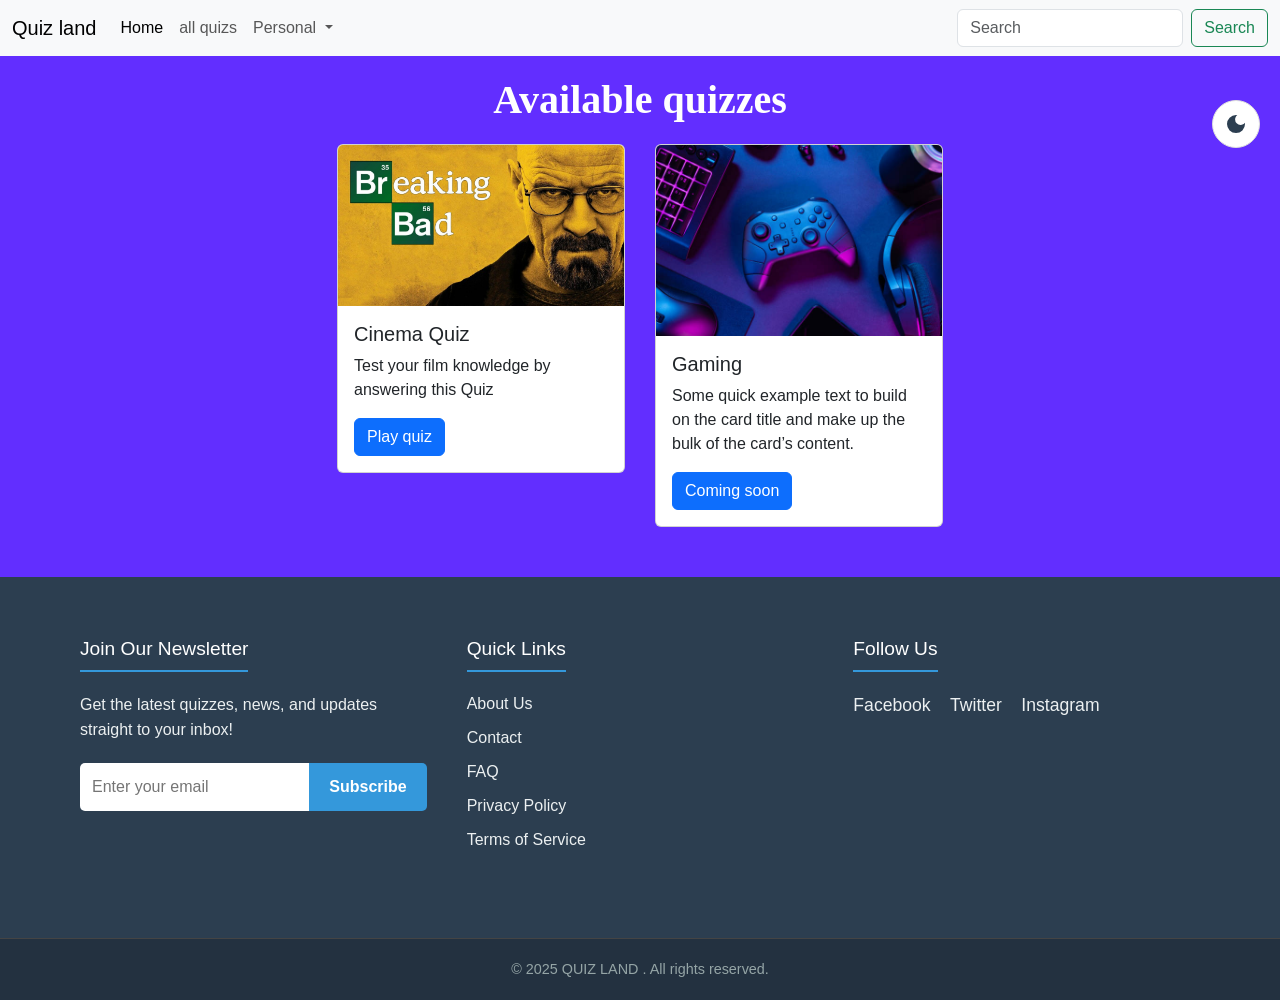
<file: index.html>
<!DOCTYPE html>
<html lang="en">

<head>
  <meta charset="UTF-8">
  <meta name="viewport" content="width=device-width, initial-scale=1.0">
  <title>Quiz</title>
  <link href="https://cdn.jsdelivr.net/npm/bootstrap@5.3.8/dist/css/bootstrap.min.css" rel="stylesheet"
    integrity="sha384-sRIl4kxILFvY47J16cr9ZwB07vP4J8+LH7qKQnuqkuIAvNWLzeN8tE5YBujZqJLB" crossorigin="anonymous">
  <link rel="stylesheet" href="style.css">
</head>
<header>
  <nav class="navbar navbar-expand-lg bg-body-tertiary" style="background-color: #e3f2fd;" data-bs-theme="light">
    <div class="container-fluid">
      <a class="navbar-brand" href="#">Quiz land</a>
      <button class="navbar-toggler" type="button" data-bs-toggle="collapse" data-bs-target="#navbarScroll"
        aria-controls="navbarScroll" aria-expanded="false" aria-label="Toggle navigation">
        <span class="navbar-toggler-icon"></span>
      </button>
      <div class="collapse navbar-collapse" id="navbarScroll">
        <ul class="navbar-nav me-auto my-2 my-lg-0 navbar-nav-scroll" style="--bs-scroll-height: 100px;">
          <li class="nav-item">
            <a class="nav-link active" aria-current="page" href="#">Home</a>
          </li>
          <li class="nav-item">
            <a class="nav-link" href="#">all quizs</a>
          </li>
          <li class="nav-item dropdown">
            <a class="nav-link dropdown-toggle" href="#" role="button" data-bs-toggle="dropdown" aria-expanded="false">
              Personal
            </a>
            <ul class="dropdown-menu">
              <li><a class="dropdown-item" href="#">Progress</a></li>
              <li><a class="dropdown-item" href="#">History</a></li>
              <li>
                <hr class="dropdown-divider">
              </li>
              <li><a class="dropdown-item" href="#">My quizzes</a></li>
            </ul>
          </li>
        </ul>
        <form class="d-flex" role="search">
          <input class="form-control me-2" type="search" placeholder="Search" aria-label="Search" />
          <button class="btn btn-outline-success" type="submit">Search</button>
        </form>
      </div>
    </div>
  </nav>
  <button id="theme-switch">
      <svg class="moon-icon" xmlns="http://www.w3.org/2000/svg" height="24px" viewBox="0 -960 960 960" width="24px"><path d="M480-120q-150 0-255-105T120-480q0-150 105-255t255-105q14 0 27.5 1t26.5 3q-41 29-65.5 75.5T444-660q0 90 63 153t153 63q55 0 101-24.5t75-65.5q2 13 3 26.5t1 27.5q0 150-105 255T480-120Z"/></svg>
      <svg class="sun-icon" xmlns="http://www.w3.org/2000/svg" height="24px" viewBox="0 -960 960 960" width="24px"><path d="M480-280q-83 0-141.5-58.5T280-480q0-83 58.5-141.5T480-680q83 0 141.5 58.5T680-480q0 83-58.5 141.5T480-280ZM200-440H40v-80h160v80Zm720 0H760v-80h160v80ZM440-760v-160h80v160h-80Zm0 720v-160h80v160h-80ZM256-650l-101-97 57-59 96 100-52 56Zm492 496-97-101 53-55 101 97-57 59Zm-98-550 97-101 59 57-100 96-56-52ZM154-212l101-97 55 53-97 101-59-57Z"/></svg>
    </button>
</header>

 <body>

  <body>

  <h1>Available quizzes</h1>
  <div class="card-container">

    <div class="card h-100">
      <img src="assets/image-src/p8696131_b_h10_aa.jpg" class="card-img-top" alt="...">
      <div class="card-body"> <h5 class="card-title">Cinema Quiz</h5>
        <p class="card-text">Test your film knowledge by answering this Quiz</p>
        <a href="quizpage.html" class="btn btn-primary">Play quiz </a>
      </div>
    </div>
    
    <div class="card h-100">
      <img src="assets/image-src/gaming.jpg" class="card-img-top" alt="...">
      <div class="card-body">
        <h5 class="card-title">Gaming</h5>
        <p class="card-text">Some quick example text to build on the card title and make up the bulk of the card’s
          content.</p>
        <a href="#" class="btn btn-primary">Coming soon</a>
      </div>
    </div>
  </div>
  
  <script src="https://cdn.jsdelivr.net/npm/bootstrap@5.3.8/dist/js/bootstrap.bundle.min.js"
    integrity="sha384-FKyoEForCGlyvwx9Hj09JcYn3nv7wiPVlz7YYwJrWVcXK/BmnVDxM+D2scQbITxI"
    crossorigin="anonymous"></script>
  <script src="maind.js"></script>
</body>
<footer class="site-footer">
  <div class="footer-container">

    <div class="footer-section footer-newsletter">
      <h3>Join Our Newsletter</h3>
      <p>Get the latest quizzes, news, and updates straight to your inbox!</p>
      <form class="newsletter-form">
        <input type="email" placeholder="Enter your email" required>
        <button type="submit">Subscribe</button>
      </form>
    </div>

    <div class="footer-section footer-links">
      <h3>Quick Links</h3>
      <ul>
        <li><a href="/about">About Us</a></li>
        <li><a href="/contact">Contact</a></li>
        <li><a href="/faq">FAQ</a></li>
        <li><a href="/privacy">Privacy Policy</a></li>
        <li><a href="/terms">Terms of Service</a></li>
      </ul>
    </div>

    <div class="footer-section footer-social">
      <h3>Follow Us</h3>
      <div class="social-icons">
        <a href="#">Facebook</a>
        <a href="#">Twitter</a>
        <a href="#">Instagram</a>
      </div>
    </div>

  </div>

  <div class="footer-copyright">
    <p>© 2025 QUIZ LAND . All rights reserved.</p>
  </div>
</footer>

</html>
</file>
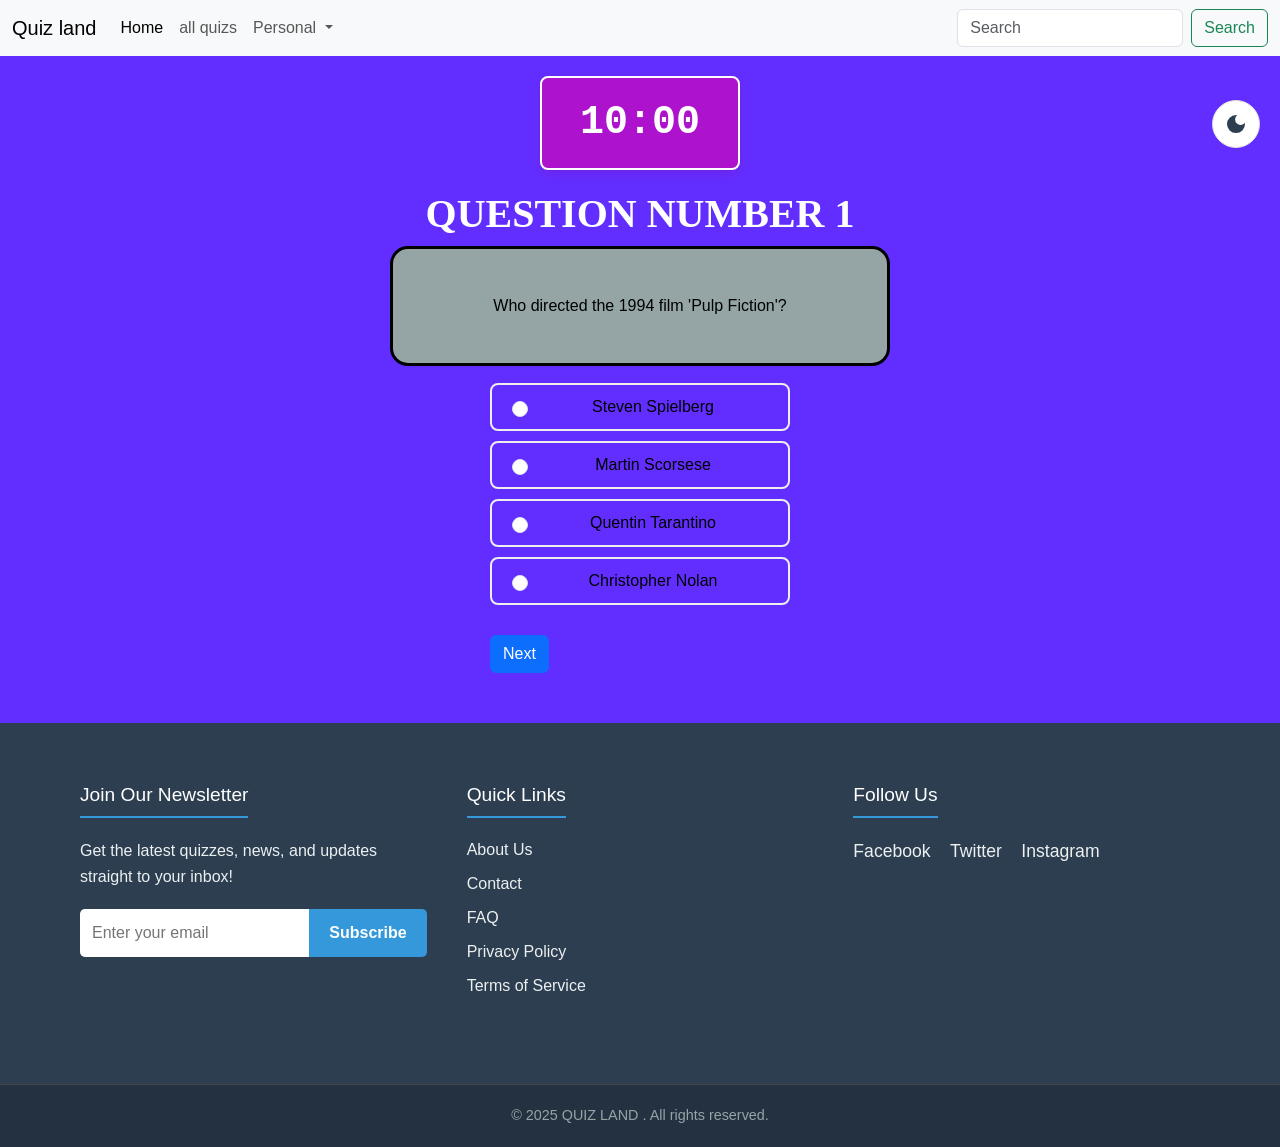
<file: quizpage.html>
<!DOCTYPE html>
<html lang="en">
<head>
    <meta charset="UTF-8">
    <meta name="viewport" content="width=device-width, initial-scale=1.0">
    <title>Quiz</title>
    <link href="https://cdn.jsdelivr.net/npm/bootstrap@5.3.8/dist/css/bootstrap.min.css" rel="stylesheet"
    integrity="sha384-sRIl4kxILFvY47J16cr9ZwB07vP4J8+LH7qKQnuqkuIAvNWLzeN8tE5YBujZqJLB" crossorigin="anonymous">
    <link rel="stylesheet" href="style.css">
    </head>
<header>
  <nav class="navbar navbar-expand-lg bg-body-tertiary" style="background-color: #e3f2fd;" data-bs-theme="light">
    <div class="container-fluid">
      <a class="navbar-brand" href="#">Quiz land</a>
      <button class="navbar-toggler" type="button" data-bs-toggle="collapse" data-bs-target="#navbarScroll"
        aria-controls="navbarScroll" aria-expanded="false" aria-label="Toggle navigation">
        <span class="navbar-toggler-icon"></span>
      </button>
      <div class="collapse navbar-collapse" id="navbarScroll">
        <ul class="navbar-nav me-auto my-2 my-lg-0 navbar-nav-scroll" style="--bs-scroll-height: 100px;">
          <li class="nav-item">
            <a class="nav-link active" aria-current="page" href="index.html">Home</a>
          </li>
          <li class="nav-item">
            <a class="nav-link" href="#">all quizs</a>
          </li>
          <li class="nav-item dropdown">
            <a class="nav-link dropdown-toggle" href="#" role="button" data-bs-toggle="dropdown" aria-expanded="false">
              Personal
            </a>
            <ul class="dropdown-menu">
              <li><a class="dropdown-item" href="#">Progress</a></li>
              <li><a class="dropdown-item" href="#">History</a></li>
              <li>
                <hr class="dropdown-divider">
              </li>
              <li><a class="dropdown-item" href="#">My quizzes</a></li>
            </ul>
          </li>
        </ul>
        <form class="d-flex" role="search">
          <input class="form-control me-2" type="search" placeholder="Search" aria-label="Search" />
          <button class="btn btn-outline-success" type="submit">Search</button>
        </form>
      </div>
    </div>
  </nav>
  <button id="theme-switch">
      <svg class="moon-icon" xmlns="http://www.w3.org/2000/svg" height="24px" viewBox="0 -960 960 960" width="24px"><path d="M480-120q-150 0-255-105T120-480q0-150 105-255t255-105q14 0 27.5 1t26.5 3q-41 29-65.5 75.5T444-660q0 90 63 153t153 63q55 0 101-24.5t75-65.5q2 13 3 26.5t1 27.5q0 150-105 255T480-120Z"/></svg>
      <svg class="sun-icon" xmlns="http://www.w3.org/2000/svg" height="24px" viewBox="0 -960 960 960" width="24px"><path d="M480-280q-83 0-141.5-58.5T280-480q0-83 58.5-141.5T480-680q83 0 141.5 58.5T680-480q0 83-58.5 141.5T480-280ZM200-440H40v-80h160v80Zm720 0H760v-80h160v80ZM440-760v-160h80v160h-80Zm0 720v-160h80v160h-80ZM256-650l-101-97 57-59 96 100-52 56Zm492 496-97-101 53-55 101 97-57 59Zm-98-550 97-101 59 57-100 96-56-52ZM154-212l101-97 55 53-97 101-59-57Z"/></svg>
    </button>
</header>
<body>
    <div id="timer">10:00</div>

    <div id="quiz-container">
        <h1 id="question-number">QUESTION NUMBER 1</h1>
        <div class="questionbox mx-auto" id="question-text">
          Loading question...
        </div>
        <div class="radio-container mx-auto" id="options-container">
          </div>
        <div id="button-nav" class="mx-auto">
            <button id="prev-btn" class="btn btn-secondary">Previous</button>
            <button id="next-btn" class="btn btn-primary">Next</button>
            <button id="submit-btn" class="btn btn-success" style="display: none;">Submit Answer</button>
        </div>
    </div>

    <div id="results-container" class="mx-auto" style="display: none;">
        <h1>Quiz Complete!</h1>
        <h2 id="score-text">Your score: 0 / 0</h2>
        <a href="index.html" class="btn btn-primary">Go Home</a>
    </div>

    <script src="https://cdn.jsdelivr.net/npm/bootstrap@5.3.8/dist/js/bootstrap.bundle.min.js"
    integrity="sha384-FKyoEForCGlyvwx9Hj09JcYn3nv7wiPVlz7YYwJrWVcXK/BmnVDxM+D2scQbITxI"
    crossorigin="anonymous"></script>
    <script src="maind.js"></script>
</body>
<footer class="site-footer">
  <div class="footer-container">

    <div class="footer-section footer-newsletter">
      <h3>Join Our Newsletter</h3>
      <p>Get the latest quizzes, news, and updates straight to your inbox!</p>
      <form class="newsletter-form">
        <input type="email" placeholder="Enter your email" required>
        <button type="submit">Subscribe</button>
      </form>
    </div>

    <div class="footer-section footer-links">
      <h3>Quick Links</h3>
      <ul>
        <li><a href="/about">About Us</a></li>
        <li><a href="/contact">Contact</a></li>
        <li><a href="/faq">FAQ</a></li>
        <li><a href="/privacy">Privacy Policy</a></li>
        <li><a href="/terms">Terms of Service</a></li>
      </ul>
    </div>

    <div class="footer-section footer-social">
      <h3>Follow Us</h3>
      <div class="social-icons">
        <a href="#">Facebook</a>
        <a href="#">Twitter</a>
        <a href="#">Instagram</a>
      </div>
    </div>

  </div>

  <div class="footer-copyright">
    <p>© 2025 QUIZ LAND . All rights reserved.</p>
  </div>
</footer>

</html>
</file>
<file: style.css>
/* === Global Reset & Body === */
* {
    padding: 0;
    margin: 0;
    box-sizing: border-box;
}

body {
    background-color: #622EFF;
    color: #000;
    font-family: Arial, Helvetica, sans-serif;
    transition: background-color 0.3s, color 0.3s;
}

h1 {
    text-align: center;
    margin-top: 20px;
    font-family: Cambria, Cochin, Georgia, Times, 'Times New Roman', serif;
    font-weight: 600;
    color: #fff;
}

/* === Navbar === */
nav {
    background-color: aliceblue;
}

.nav-links ul {
    list-style-type: none;
    flex-direction: row;
}

/* === Theme Switch Button === */
#theme-switch {
    position: fixed;
    top: 100px;
    right: 20px;
    background: #fff;
    border: 1px solid #ddd;
    border-radius: 50%;
    width: 48px;
    height: 48px;
    display: flex;
    align-items: center;
    justify-content: center;
    cursor: pointer;
    z-index: 1000;
    padding: 8px;
}
#theme-switch svg {
    fill: #2c3e50;
}
#theme-switch .sun-icon { display: none; }
#theme-switch .moon-icon { display: block; }


/* === Homepage Card Container === */
.card-container {
    display: flex;
    flex-direction: row;
    flex-wrap: wrap;
    align-items: stretch; /* <-- THIS WAS THE FIX (was 'center') */
    justify-content: center; 
    margin: 20px;
    gap: 30px;
}

.card {
    align-items: center;
    width: 18rem; /* Set a consistent width here */
}

/* === Quiz Page === */
#timer {
    font-size: 2.5rem;
    font-weight: bold;
    color: white;
    text-align: center;
    padding: 15px;
    margin: 20px auto;
    width: 200px;
    background-color: #ad12cc;
    border-radius: 8px;
    box-shadow: 0 4px 10px rgba(150, 4, 148, 0.2);
    font-family: 'Courier New', Courier, monospace;
    border: #ffffff 2px solid;
}

.questionbox {
    height: 120px;
    width: 90%;
    max-width: 500px; /* Made responsive */
    border: #000000 3px solid;
    display: flex;
    justify-content: center;
    align-items: center; /* Changed from align-content */
    padding: 13px;
    font-weight: 400;
    background-color: #95a5a6;
    color: #000;
    border-radius: 18px;
}

.radio-container {
    display: flex;
    margin-top: 17px;
    flex-direction: column;
    align-items: center;
}

/* === RADIO BUTTON FIX === */
.form-check {
    padding: 10px 1.25rem;
    margin-bottom: 10px;
    border: 2px solid #eee;
    border-radius: 0.5rem;
    transition: background-color 0.2s ease-in-out, border-color 0.2s ease-in-out;
    cursor: pointer;
    width: 90%;
    max-width: 300px;
    height: auto;
    
    display: flex;         
    align-items: center;   /* Vertically aligns the dot and text */
}

.form-check-input {
    position: static;
    float: none;
    margin-left: 0 !important;  /* Override Bootstrap */
    margin-right: 10px;
}

.form-check-label-text {
    flex-grow: 1;         
    text-align: center;   
}
/* === END FIX === */


.form-check:hover {
    background-color: #f8f9fa;
    border-color: #d8dde2;
}

.form-check:has(.form-check-input:checked) {
    background-color: #e7f3ff;
    border-color: #0d6efd;
}

.form-check:has(.form-check-input:checked) .form-check-label-text {
    font-weight: bold;
    color: #0a58ca; 
}

.form-check-input:checked {
    background-color: #0d6efd;
    border-color: #0d6efd;
}

/* === Quiz Navigation & Results === */
#button-nav {
    display: flex;
    justify-content: space-between;
    width: 90%;
    max-width: 300px;
    margin: 20px auto 0;
}

#results-container {
    background-color: #fff;
    padding: 20px;
    border-radius: 8px;
    text-align: center;
    width: 90%;
    max-width: 500px;
}

#results-container h1, #results-container h2 {
    color: #000;
}


/* === Footer === */
.site-footer {
    background-color: #2c3e50;
    color: #ecf0f1;
    padding-top: 40px;
    font-family: Arial, sans-serif;
    margin-top: 50px;
}

.footer-container {
    display: flex;
    flex-wrap: wrap;
    justify-content: space-around;
    max-width: 1200px;
    margin: 0 auto;
    padding: 0 20px 30px;
}

.footer-section {
    flex: 1;
    min-width: 250px;
    margin: 20px;
}

.footer-section h3 {
    color: #ffffff;
    font-size: 1.2rem;
    margin-bottom: 20px;
    border-bottom: 2px solid #3498db;
    padding-bottom: 10px;
    display: inline-block;
}

.footer-newsletter p {
    margin-bottom: 20px;
    line-height: 1.6;
}

.newsletter-form {
    display: flex;
}

.newsletter-form input[type="email"] {
    flex: 1;
    padding: 12px;
    border: none;
    border-radius: 5px 0 0 5px;
    font-size: 1rem;
    outline: none;
}

.newsletter-form button {
    padding: 12px 20px;
    border: none;
    background-color: #3498db;
    color: white;
    font-size: 1rem;
    font-weight: bold;
    cursor: pointer;
    border-radius: 0 5px 5px 0;
    transition: background-color 0.3s ease;
}

.newsletter-form button:hover {
    background-color: #2980b9;
}

.footer-links ul {
    list-style-type: none;
    padding: 0;
}

.footer-links li {
    margin-bottom: 10px;
}

.footer-links a {
    color: #ecf0f1;
    text-decoration: none;
    transition: color 0.3s ease;
}

.footer-links a:hover {
    color: #3498db;
    text-decoration: underline;
}

.social-icons a {
    color: #ecf0f1;
    text-decoration: none;
    margin-right: 15px;
    font-size: 1.1rem;
}

.social-icons a:hover {
    color: #3498db;
}

.footer-copyright {
    background-color: #233140;
    text-align: center;
    padding: 20px;
    margin-top: 20px;
    border-top: 1px solid #444;
}

.footer-copyright p {
    margin: 0;
    font-size: 0.9rem;
    color: #95a5a6;
}


/* === 🌑 DARK MODE STYLES 🌑 === */
body.darkmode {
    background-color: #1a1a2e;
    color: #ecf0f1;
}

.darkmode h1 {
    color: #ecf0f1;
}

.darkmode .navbar {
    background-color: #2c3e50 !important;
}

.darkmode .card {
    background-color: #2c3e50;
    color: #ecf0f1;
    border: 1px solid #444;
}

.darkmode .card-title, .darkmode .card-text {
    color: #ecf0f1;
}

.darkmode #theme-switch {
    background: #2c3e50;
    border: 1px solid #555;
}
.darkmode #theme-switch svg {
    fill: #ecf0f1;
}
.darkmode #theme-switch .sun-icon { display: block; }
.darkmode #theme-switch .moon-icon { display: none; }

.darkmode .questionbox {
    background-color: #2c3e50;
    color: #ecf0f1;
    border-color: #555;
}

.darkmode .form-check {
    background-color: #2c3e50;
    border-color: #555;
    color: #ecf0f1;
}

.darkmode .form-check:hover {
    background-color: #3b4f63;
    border-color: #777;
}

.darkmode .form-check:has(.form-check-input:checked) {
    background-color: #0a58ca;
    border-color: #0d6efd;
    color: #fff;
}

.darkmode .form-check:has(.form-check-input:checked) .form-check-label-text {
    color: #fff;
}

.darkmode #results-container {
    background-color: #2c3e50;
}

.darkmode #results-container h1, .darkmode #results-container h2 {
    color: #ecf0f1;
}
</file>
